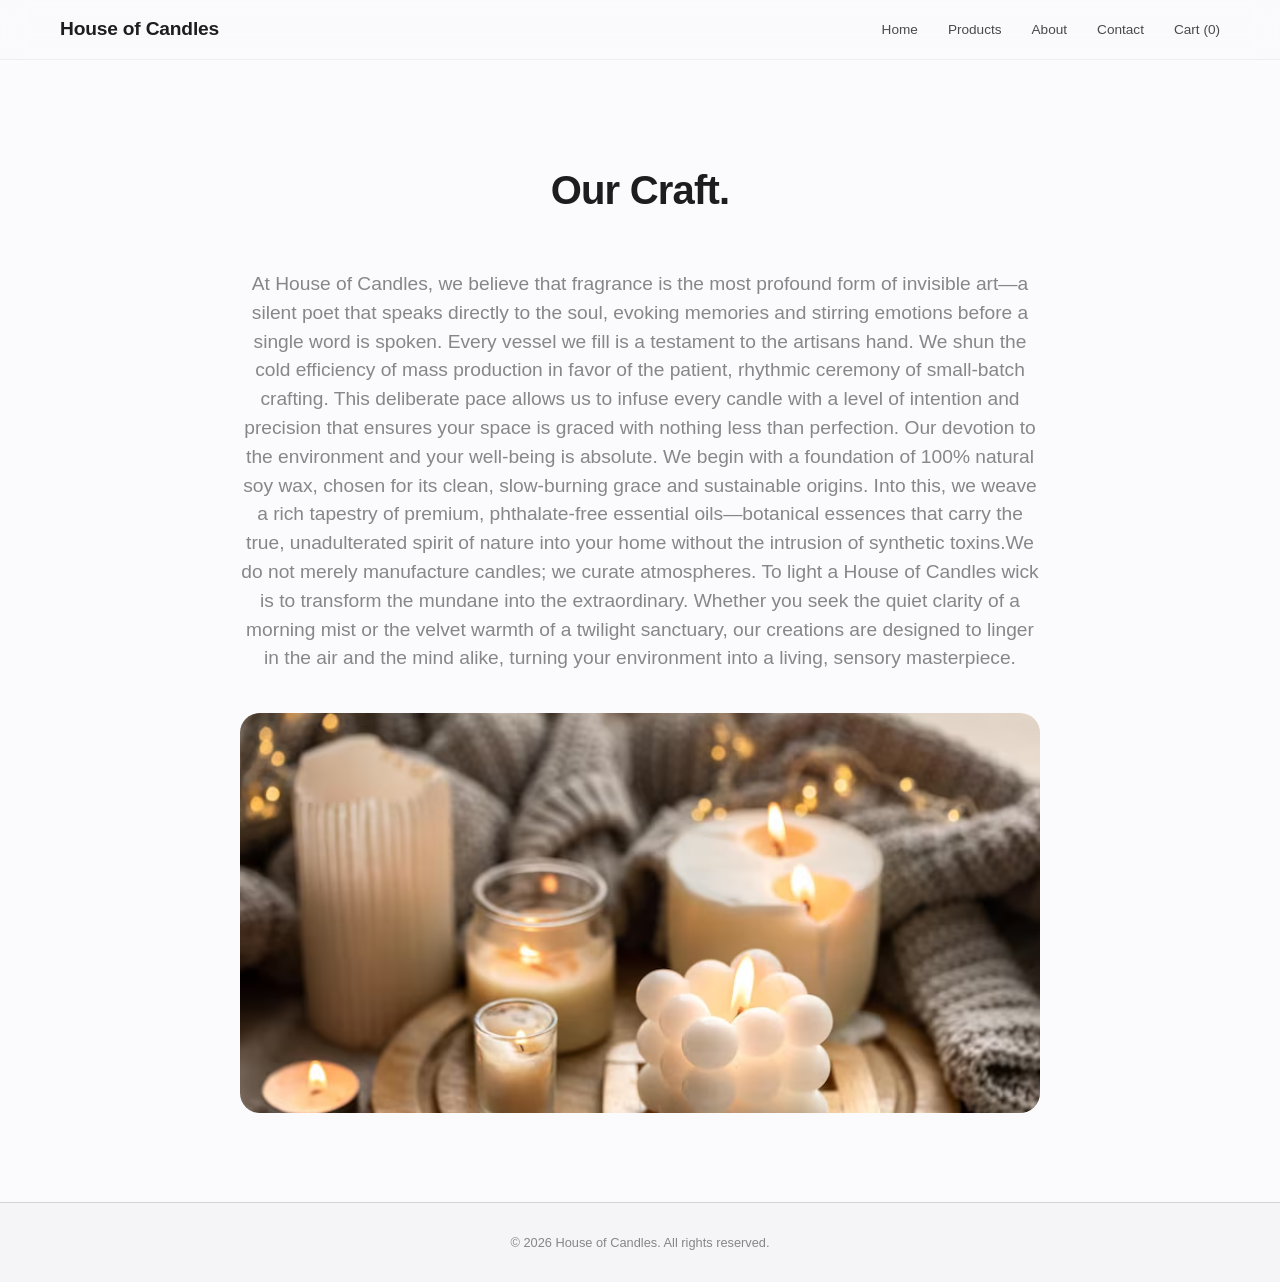
<file: about.html>
<!doctype html>
<html lang="en">
    <head>
        <meta charset="UTF-8" />
        <meta name="viewport" content="width=device-width, initial-scale=1.0" />
        <title>House of Candles | About</title>
        <link rel="stylesheet" href="style.css" />
    </head>
    <body>
        <header>
            <nav>
                <div class="logo"><a href="index.html">House of Candles</a></div>
                <ul class="nav-links">
                    <li><a href="index.html">Home</a></li>
                    <li><a href="products.html">Products</a></li>
                    <li><a href="about.html">About</a></li>
                    <li><a href="contact.html">Contact</a></li>
                    <li>
                        <a href="cart.html"
                            >Cart (<span id="cart-count">0</span>)</a
                        >
                    </li>
                </ul>
                <div class="hamburger" id="hamburger">
                    <span></span>
                    <span></span>
                    <span></span>
                </div>
            </nav>
        </header>

        <main>
            <section id="about">
                <h2 class="reveal">Our Craft.</h2>
                <p
                    class="reveal"
                    style="
                        max-width: 800px;
                        margin: 0 auto;
                        font-size: 1.2rem;
                        color: #86868b;
                    "
                >
                    At House of Candles, we believe that fragrance is the most
                    profound form of invisible art—a silent poet that speaks
                    directly to the soul, evoking memories and stirring emotions
                    before a single word is spoken. Every vessel we fill is a
                    testament to the artisans hand. We shun the cold efficiency
                    of mass production in favor of the patient, rhythmic
                    ceremony of small-batch crafting. This deliberate pace
                    allows us to infuse every candle with a level of intention
                    and precision that ensures your space is graced with nothing
                    less than perfection. Our devotion to the environment and
                    your well-being is absolute. We begin with a foundation of
                    100% natural soy wax, chosen for its clean, slow-burning
                    grace and sustainable origins. Into this, we weave a rich
                    tapestry of premium, phthalate-free essential oils—botanical
                    essences that carry the true, unadulterated spirit of nature
                    into your home without the intrusion of synthetic toxins.We
                    do not merely manufacture candles; we curate atmospheres. To
                    light a House of Candles wick is to transform the mundane
                    into the extraordinary. Whether you seek the quiet clarity
                    of a morning mist or the velvet warmth of a twilight
                    sanctuary, our creations are designed to linger in the air
                    and the mind alike, turning your environment into a living,
                    sensory masterpiece.

                    <img
                        src="./18.avif"
                        alt="Pouring candle wax"
                        class="about-image reveal"
                        width="200"
                        height="400"
                    />
                </p>
            </section>
        </main>

        <footer>
            <p>&copy; 2026 House of Candles. All rights reserved.</p>
        </footer>
        <script src="script.js"></script>
    </body>
</html>
</file>
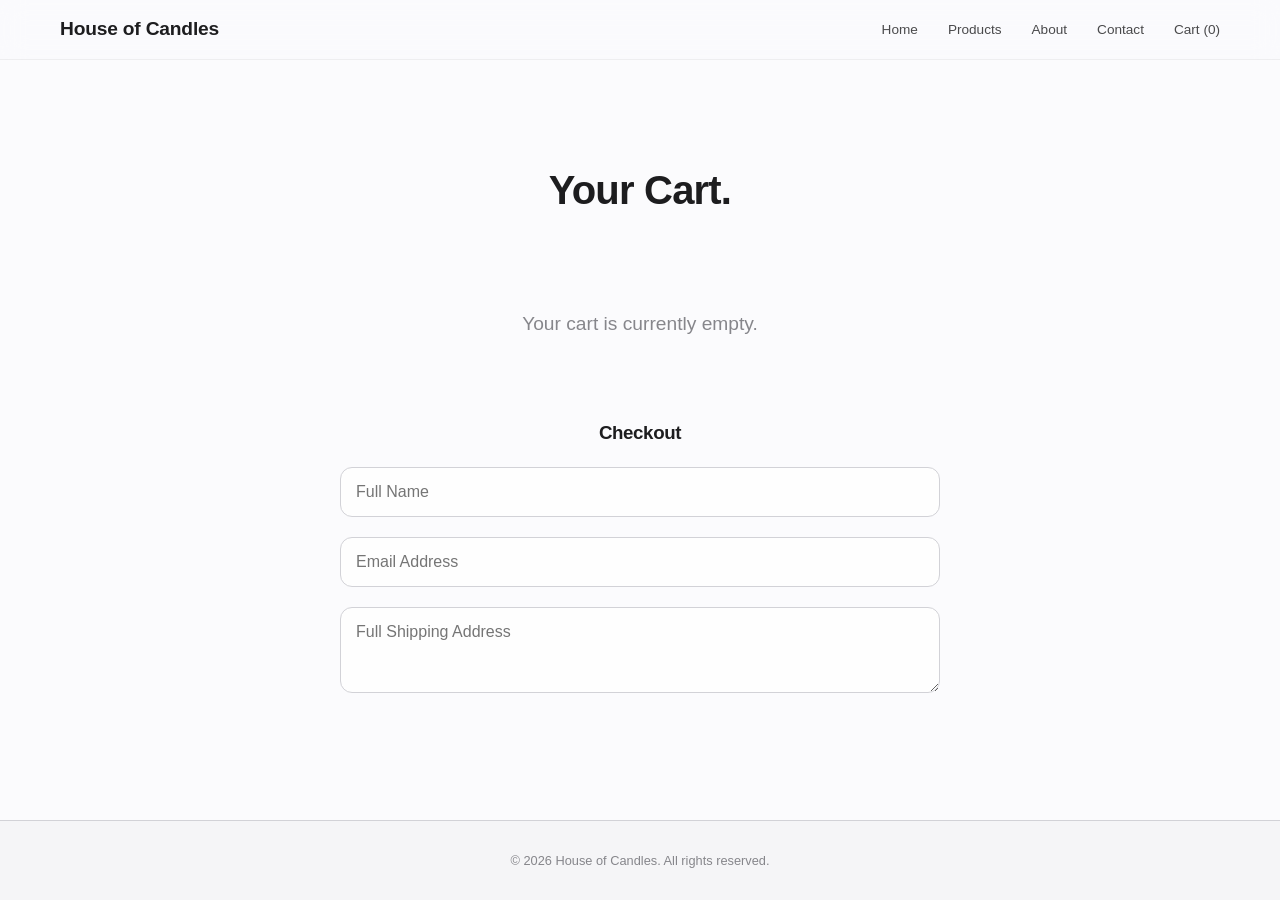
<file: cart.html>
<!DOCTYPE html>
<html lang="en">
<head>
    <meta charset="UTF-8">
    <meta name="viewport" content="width=device-width, initial-scale=1.0">
    <title>House of Candles | Cart</title>
    <link rel="stylesheet" href="style.css">
</head>
<body>
    <header>
            <nav>
                <div class="logo"><a href="index.html">House of Candles</a></div>
                <ul class="nav-links">
                    <li><a href="index.html">Home</a></li>
                    <li><a href="products.html">Products</a></li>
                    <li><a href="about.html">About</a></li>
                    <li><a href="contact.html">Contact</a></li>
                    <li>
                        <a href="cart.html"
                            >Cart (<span id="cart-count">0</span>)</a
                        >
                    </li>
                </ul>
                <div class="hamburger" id="hamburger">
                    <span></span>
                    <span></span>
                    <span></span>
                </div>
            </nav>
        </header>

    <main>
        <section id="cart">
            <h2 class="reveal">Your Cart.</h2>
            
            <div id="cart-items-container" class="reveal" style="max-width: 700px; margin: 0 auto; text-align: left; margin-bottom: 40px;"></div>
            
            <h3 class="reveal" style="margin-bottom: 20px;">Checkout</h3>
            
            <form id="checkout-form" class="reveal" action="https://api.sheetmonkey.io/form/whpe5eGeNkw23Te9WpBSt3" method="POST">
                <input type="text" name="Customer_Name" placeholder="Full Name" required>
                <input type="email" name="Customer_Email" placeholder="Email Address" required>
                <textarea name="Shipping_Address" rows="3" placeholder="Full Shipping Address" required></textarea>
                
                <input type="hidden" name="Order_Summary" id="order-summary-input">
                <input type="hidden" name="Total_Price" id="order-total-input">
                <input type="hidden" name="Order_Date" value="x-sheetmonkey-current-date-time" />
                
                <button type="submit" class="btn" id="checkout-btn">Place Order</button>
            </form>
            
            <div class="success-message reveal" style="max-width: 600px; margin: 0 auto;">
                <h3>Order Confirmed!</h3>
                <p>Thank you for shopping with House of Candles. We will send you payment link shortly.</p>
            </div>
            
        </section>
    </main>

    <footer>
        <p>&copy; 2026 House of Candles. All rights reserved.</p>
    </footer>
    <script src="script.js"></script>
</body>
</html>
</file>
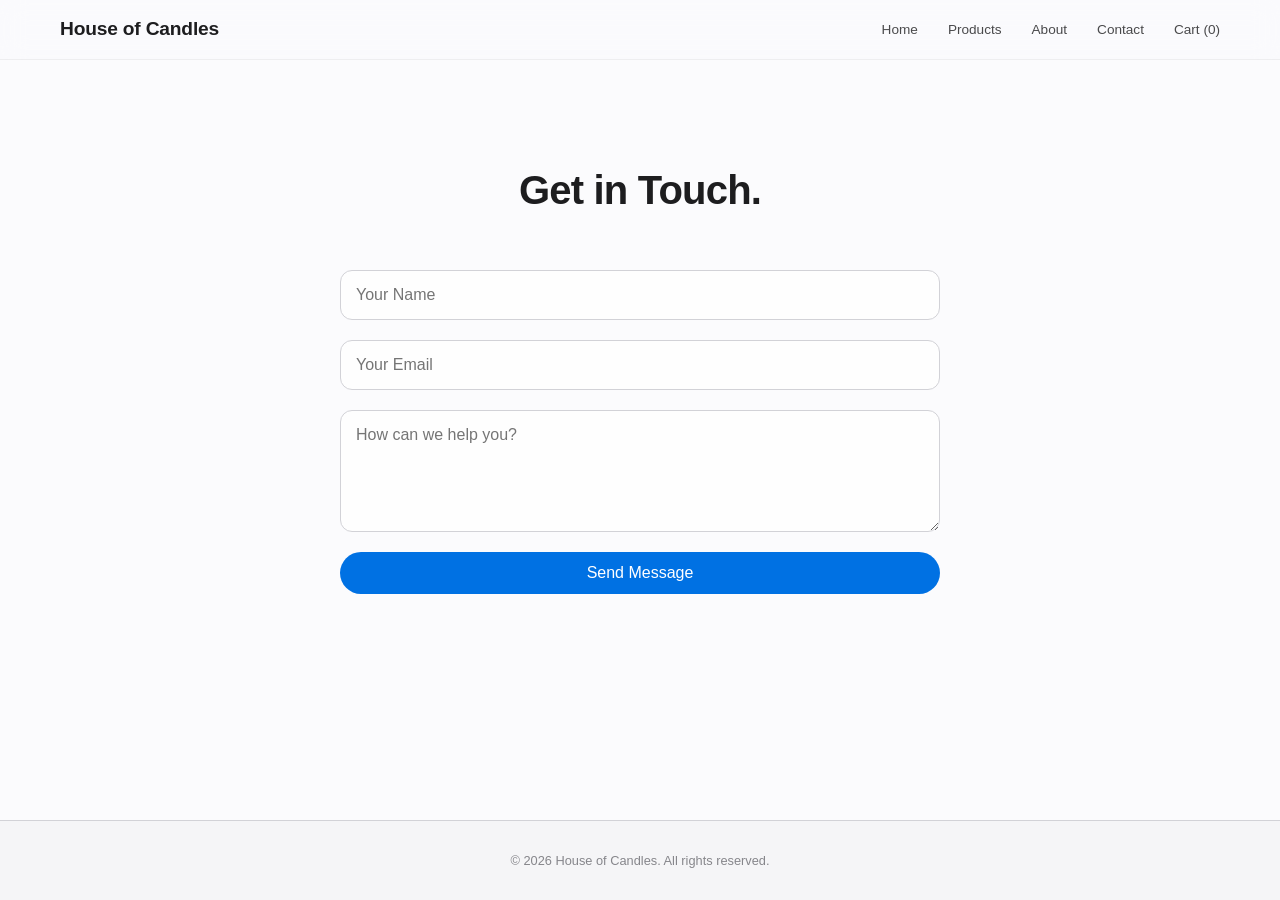
<file: contact.html>
<!DOCTYPE html>
<html lang="en">
<head>
    <meta charset="UTF-8">
    <meta name="viewport" content="width=device-width, initial-scale=1.0">
    <title>House of Candles | Contact</title>
    <link rel="stylesheet" href="style.css">
</head>
<body>
    <header>
            <nav>
                <div class="logo"><a href="index.html">House of Candles</a></div>
                <ul class="nav-links">
                    <li><a href="index.html">Home</a></li>
                    <li><a href="products.html">Products</a></li>
                    <li><a href="about.html">About</a></li>
                    <li><a href="contact.html">Contact</a></li>
                    <li>
                        <a href="cart.html"
                            >Cart (<span id="cart-count">0</span>)</a
                        >
                    </li>
                </ul>
                <div class="hamburger" id="hamburger">
                    <span></span>
                    <span></span>
                    <span></span>
                </div>
            </nav>
        </header>

    <main>
        <section id="contact">
            <h2 class="reveal">Get in Touch.</h2>
            
            <form id="contact-form" class="reveal" action="https://api.sheetmonkey.io/form/whpe5eGeNkw23Te9WpBSt3" method="POST">
                <input type="text" name="Name" placeholder="Your Name" required>
                <input type="email" name="Email" placeholder="Your Email" required>
                <textarea name="Message" rows="5" placeholder="How can we help you?" required></textarea>
                
                <input type="hidden" name="Created" value="x-sheetmonkey-current-date-time" />
                
                <button type="submit" class="btn">Send Message</button>
            </form>

            <div class="success-message reveal" style="max-width: 600px; margin: 0 auto;">
                <h3>Message Sent!</h3>
                <p>Thank you for reaching out. A member of our team will get back to you within 24 hours.</p>
            </div>

        </section>
    </main>

    <footer>
        <p>&copy; 2026 House of Candles. All rights reserved.</p>
    </footer>
    <script src="script.js"></script>
</body>
</html>
</file>
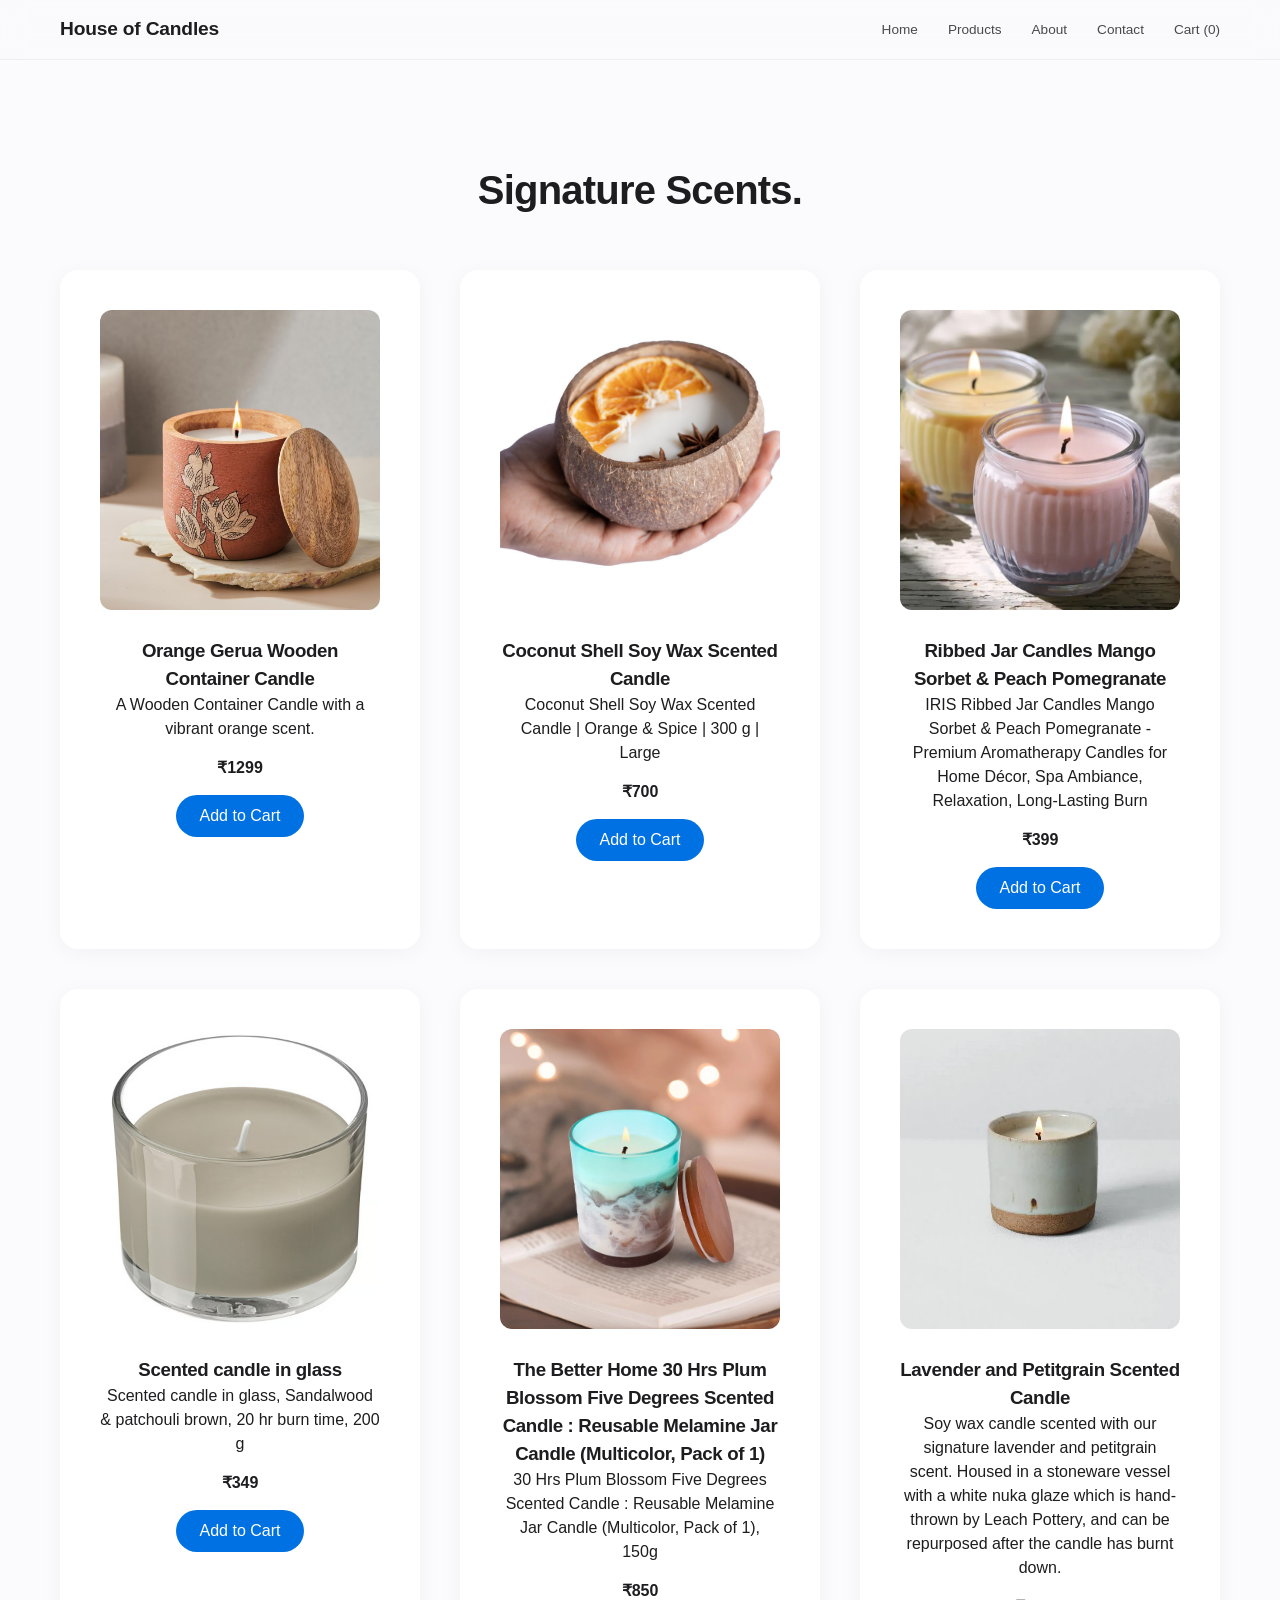
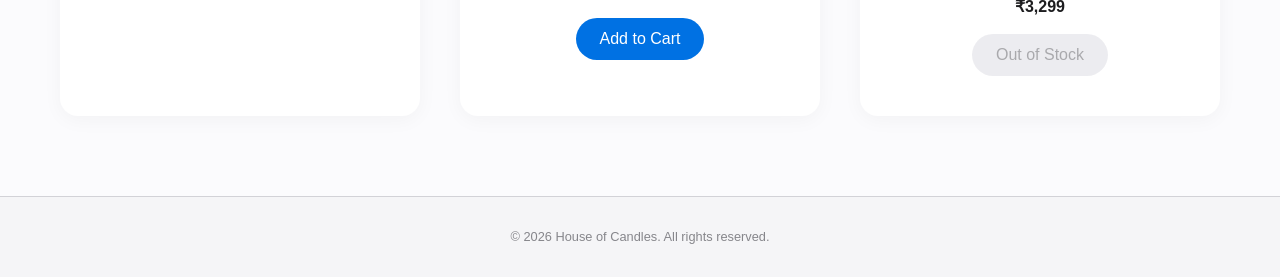
<file: products.html>
<!doctype html>
<html lang="en">
    <head>
        <meta charset="UTF-8" />
        <meta name="viewport" content="width=device-width, initial-scale=1.0" />
        <title>House of Candles | Products</title>
        <link rel="stylesheet" href="style.css" />
    </head>
    <body>
        <header>
            <nav>
                <div class="logo"><a href="index.html">House of Candles</a></div>
                <ul class="nav-links">
                    <li><a href="index.html">Home</a></li>
                    <li><a href="products.html">Products</a></li>
                    <li><a href="about.html">About</a></li>
                    <li><a href="contact.html">Contact</a></li>
                    <li>
                        <a href="cart.html"
                            >Cart (<span id="cart-count">0</span>)</a
                        >
                    </li>
                </ul>
                <div class="hamburger" id="hamburger">
                    <span></span>
                    <span></span>
                    <span></span>
                </div>
            </nav>
        </header>

        <main>
            <section id="products">
                <h2 class="reveal">Signature Scents.</h2>
                <div class="product-grid">
                    <div class="product-card reveal">
                        <img
                            src="./20225096-01.avif"
                            alt="Orange Gerua Wooden Container Candle"
                            class="product-image"
                        />
                        <h3>Orange Gerua Wooden Container Candle</h3>
                        <p>
                            A Wooden Container Candle with a vibrant orange
                            scent.
                        </p>
                        <p style="font-weight: bold; margin: 15px 0">₹1299</p>
                        <button
                            class="btn add-to-cart-btn"
                            data-name="Orange Gerua Wooden Container Candle"
                            data-price="1299"
                        >
                            Add to Cart
                        </button>
                    </div>

                    <div class="product-card reveal">
                        <img
                            src="./TGAORGSPCDLE-L-1.jpg-2025-01-07-122439-wlyn2ggitjl.jpeg"
                            alt="Coconut Shell Soy Wax Scented Candle"
                            class="product-image"
                        />
                        <h3>Coconut Shell Soy Wax Scented Candle</h3>
                        <p>
                            Coconut Shell Soy Wax Scented Candle | Orange &
                            Spice | 300 g | Large
                        </p>
                        <p style="font-weight: bold; margin: 15px 0">₹700</p>
                        <button
                            class="btn add-to-cart-btn"
                            data-name="Coconut Shell Soy Wax Scented Candle"
                            data-price="700"
                        >
                            Add to Cart
                        </button>
                    </div>

                    <div class="product-card reveal">
                        <img
                            src="./shopping.webp"
                            alt="Ribbed Jar Candles Mango Sorbet & Peach Pomegranate"
                            class="product-image"
                        />
                        <h3>
                            Ribbed Jar Candles Mango Sorbet & Peach Pomegranate
                        </h3>
                        <p>
                            IRIS Ribbed Jar Candles Mango Sorbet & Peach
                            Pomegranate - Premium Aromatherapy Candles for Home
                            Décor, Spa Ambiance, Relaxation, Long-Lasting Burn
                        </p>
                        <p style="font-weight: bold; margin: 15px 0">₹399</p>
                        <button
                            class="btn add-to-cart-btn"
                            data-name="Ribbed Jar Candles Mango Sorbet & Peach Pomegranate"
                            data-price="399"
                        >
                            Add to Cart
                        </button>
                    </div>

                    <div class="product-card reveal">
                        <img
                            src="./12.avif"
                            alt="Scented candle in glass"
                            class="product-image"
                        />
                        <h3>Scented candle in glass</h3>
                        <p>
                            Scented candle in glass, Sandalwood & patchouli
                            brown, 20 hr burn time, 200 g
                        </p>
                        <p style="font-weight: bold; margin: 15px 0">₹349</p>
                        <button
                            class="btn add-to-cart-btn"
                            data-name="Scented candle in glass, Sandalwood & patchouli brown, 20 hr burn time, 200 g"
                            data-price="349"
                        >
                            Add to Cart
                        </button>
                    </div>

                    <div class="product-card reveal">
                        <img
                            src="./13.webp"
                            alt="Candle"
                            class="product-image"
                        />
                        <h3>
                            The Better Home 30 Hrs Plum Blossom Five Degrees
                            Scented Candle : Reusable Melamine Jar Candle
                            (Multicolor, Pack of 1)
                        </h3>
                        <p>
                            30 Hrs Plum Blossom Five Degrees Scented Candle :
                            Reusable Melamine Jar Candle (Multicolor, Pack of
                            1), 150g
                        </p>
                        <p style="font-weight: bold; margin: 15px 0">₹850</p>
                        <button
                            class="btn add-to-cart-btn"
                            data-name="The Better Home 30 Hrs Plum Blossom Five Degrees Scented Candle : Reusable Melamine Jar Candle (Multicolor, Pack of 1), 150g"
                            data-price="850"
                        >
                            Add to Cart
                        </button>
                    </div>

                    <div class="product-card reveal">
                        <img
                            src="./14.webp"
                            alt="Candle"
                            class="product-image"
                        />
                        <h3>Lavender and Petitgrain Scented Candle</h3>
                        <p>
                            Soy wax candle scented with our signature lavender
                            and petitgrain scent. Housed in a stoneware vessel
                            with a white nuka glaze which is hand-thrown by
                            Leach Pottery, and can be repurposed after the
                            candle has burnt down.
                        </p>
                        <p style="font-weight: bold; margin: 15px 0">₹3,299</p>

                        <button
                            class="btn out-of-stock-btn"
                            data-name="Lavender and Petitgrain Scented Candle"
                            disabled
                        >
                            Out of Stock
                        </button>
                    </div>
                </div>
            </section>
        </main>

        <footer>
            <p>&copy; 2026 House of Candles. All rights reserved.</p>
        </footer>
        <script src="script.js"></script>
    </body>
</html>
</file>
<file: style.css>
* {
    margin: 0;
    padding: 0;
    box-sizing: border-box;
}

body,
html {
    font-family:
        -apple-system, BlinkMacSystemFont, "Segoe UI", Roboto, Helvetica, Arial,
        sans-serif;
    color: #1d1d1f;
    background-color: #fbfbfd;
    line-height: 1.5;
}

h1,
h2,
h3 {
    font-weight: 600;
    letter-spacing: -0.02em;
}

a {
    text-decoration: none;
    color: inherit;
}

header {
    position: fixed;
    top: 0;
    width: 100%;
    background-color: rgba(251, 251, 253, 0.8);
    backdrop-filter: blur(12px);
    -webkit-backdrop-filter: blur(12px);
    z-index: 1000;
    border-bottom: 1px solid rgba(0, 0, 0, 0.05);
}

nav {
    display: flex;
    justify-content: space-between;
    align-items: center;
    max-width: 1200px;
    margin: 0 auto;
    padding: 15px 20px;
}

.logo {
    font-size: 1.2rem;
    font-weight: 600;
    letter-spacing: -0.01em;
}

.nav-links {
    list-style: none;
    display: flex;
    gap: 30px;
}

.nav-links a {
    font-size: 0.85rem;
    color: #1d1d1f;
    opacity: 0.8;
    transition: opacity 0.3s ease;
}

.nav-links a:hover {
    opacity: 1;
}

#home {
    min-height: 100vh;
    display: flex;
    flex-direction: column;
    justify-content: center;
    align-items: center;
    text-align: center;
    background-color: #fbfbfd;
    padding: 100px 20px 50px;
}

#home h1 {
    font-size: 4rem;
    margin-bottom: 10px;
}

#home p {
    font-size: 1.5rem;
    color: #86868b;
    margin-bottom: 30px;
}

.btn {
    display: inline-block;
    background-color: #0071e3;
    color: #fff;
    padding: 12px 24px;
    border-radius: 980px;
    font-size: 1rem;
    font-weight: 400;
    transition:
        background-color 0.3s ease,
        transform 0.2s ease;
    border: none;
    cursor: pointer;
}

.btn:hover {
    background-color: #0077ed;
    transform: scale(1.02);
}

.btn[disabled],
.out-of-stock-btn {
    background-color: #e5e5ea;
    color: #86868b;
    cursor: not-allowed;
    pointer-events: none;
    opacity: 0.7;
}

.btn[disabled]:hover,
.out-of-stock-btn:hover {
    background-color: #e5e5ea;
    transform: none;
}

main {
    padding-top: 80px;
    min-height: calc(100vh - 80px);
}

section:not(#home) {
    padding: 80px 20px;
    max-width: 1200px;
    margin: 0 auto;
    text-align: center;
}

section h2 {
    font-size: 2.5rem;
    margin-bottom: 50px;
}

.product-grid {
    display: grid;
    grid-template-columns: repeat(auto-fit, minmax(300px, 1fr));
    gap: 40px;
    margin-top: 40px;
}

.product-card {
    background-color: #ffffff;
    padding: 40px;
    border-radius: 18px;
    box-shadow: 0 4px 20px rgba(0, 0, 0, 0.04);
    transition:
        transform 0.3s ease,
        box-shadow 0.3s ease;
}

.product-card:hover {
    transform: translateY(-5px);
    box-shadow: 0 10px 30px rgba(0, 0, 0, 0.08);
}

form {
    max-width: 600px;
    margin: 0 auto;
    display: flex;
    flex-direction: column;
    gap: 20px;
}

input,
textarea {
    width: 100%;
    padding: 15px;
    border: 1px solid #d2d2d7;
    border-radius: 12px;
    font-family: inherit;
    font-size: 1rem;
    background-color: rgba(255, 255, 255, 0.8);
    transition:
        border-color 0.3s ease,
        box-shadow 0.3s ease;
}

input:focus,
textarea:focus {
    outline: none;
    border-color: #0071e3;
    box-shadow: 0 0 0 4px rgba(0, 113, 227, 0.2);
}

footer {
    background-color: #f5f5f7;
    color: #86868b;
    text-align: center;
    padding: 30px 20px;
    font-size: 0.8rem;
    border-top: 1px solid #d2d2d7;
}

.hamburger {
    display: none;
    flex-direction: column;
    cursor: pointer;
    gap: 5px;
    z-index: 1001;
}

.hamburger span {
    width: 25px;
    height: 3px;
    background-color: #1d1d1f;
    border-radius: 3px;
    transition: all 0.3s ease;
}

@media (max-width: 768px) {
    #home h1 {
        font-size: 2.5rem;
    }
    #home p {
        font-size: 1.2rem;
    }
    section:not(#home) {
        padding: 60px 20px;
    }

    .hamburger {
        display: flex;
    }

    .nav-links {
        display: none;
        flex-direction: column;
        position: absolute;
        top: 60px;
        left: 0;
        width: 100%;
        background-color: rgba(251, 251, 253, 0.98);
        box-shadow: 0 10px 20px rgba(0, 0, 0, 0.05);
        padding: 20px 0;
    }

    .nav-links.nav-active {
        display: flex;
    }

    .nav-links li {
        text-align: center;
        margin: 15px 0;
    }

    .nav-links a {
        font-size: 1.1rem;
        font-weight: 600;
    }

    .about-image {
        height: 250px;
    }
}

.reveal {
    transition: all 0.8s ease-out;
}

.reveal.js-hidden {
    opacity: 0;
    transform: translateY(30px);
}

.reveal.active {
    opacity: 1;
    transform: translateY(0);
}

.hero-image {
    width: 100%;
    max-width: 800px;
    height: 400px;
    object-fit: cover;
    border-radius: 20px;
    margin-top: 30px;
    box-shadow: 0 10px 30px rgba(0, 0, 0, 0.1);
}

.product-image {
    width: 100%;
    height: 300px;
    object-fit: cover;
    border-radius: 12px;
    margin-bottom: 20px;
}

.about-image {
    width: 100%;
    height: 400px;
    object-fit: cover;
    border-radius: 20px;
    margin-top: 40px;
}

#toast-container {
    position: fixed;
    bottom: 30px;
    right: 30px;
    z-index: 9999;
    display: flex;
    flex-direction: column;
    gap: 10px;
}

.toast {
    background-color: #1d1d1f;
    color: #ffffff;
    padding: 15px 25px;
    border-radius: 12px;
    box-shadow: 0 10px 30px rgba(0,0,0,0.2);
    font-size: 0.95rem;
    font-weight: 500;
    opacity: 0;
    transform: translateY(20px);
    animation: slideIn 0.4s cubic-bezier(0.175, 0.885, 0.32, 1.275) forwards, 
               fadeOut 0.4s ease forwards 2.6s;
}

@keyframes slideIn {
    to { opacity: 1; transform: translateY(0); }
}

@keyframes fadeOut {
    to { opacity: 0; transform: translateY(10px); }
}

.cart-item {
    display: flex;
    justify-content: space-between;
    align-items: center;
    padding: 20px 0;
    border-bottom: 1px solid #d2d2d7;
    flex-wrap: wrap;
    gap: 15px;
}

.cart-item-info {
    flex: 1;
    min-width: 250px;
}

.cart-controls {
    display: flex;
    align-items: center;
    gap: 15px;
}

.qty-controls {
    display: flex;
    align-items: center;
    gap: 10px;
    background: #f5f5f7;
    padding: 5px;
    border-radius: 980px;
}

.qty-btn {
    background: #ffffff;
    border: 1px solid #d2d2d7;
    border-radius: 50%;
    width: 32px;
    height: 32px;
    cursor: pointer;
    font-size: 1.2rem;
    display: flex;
    align-items: center;
    justify-content: center;
    transition: all 0.2s ease;
    color: #1d1d1f;
}

.qty-btn:hover {
    background: #e5e5ea;
}

.qty-display {
    font-weight: 600;
    min-width: 20px;
    text-align: center;
}

.item-total {
    font-weight: 600;
    width: 80px;
    text-align: right;
}

.remove-btn {
    background: none;
    border: none;
    color: #ff3b30;
    cursor: pointer;
    font-size: 0.9rem;
    font-weight: 500;
    padding: 5px 10px;
    border-radius: 6px;
    transition: background 0.2s ease;
}

.remove-btn:hover {
    background: rgba(255, 59, 48, 0.1);
}

.success-message {
    background-color: #e4f8f0;
    color: #108043;
    padding: 30px;
    border-radius: 18px;
    text-align: center;
    display: none;
    border: 1px solid #aee9d1;
}

.success-message h3 {
    margin-bottom: 10px;
}
</file>
